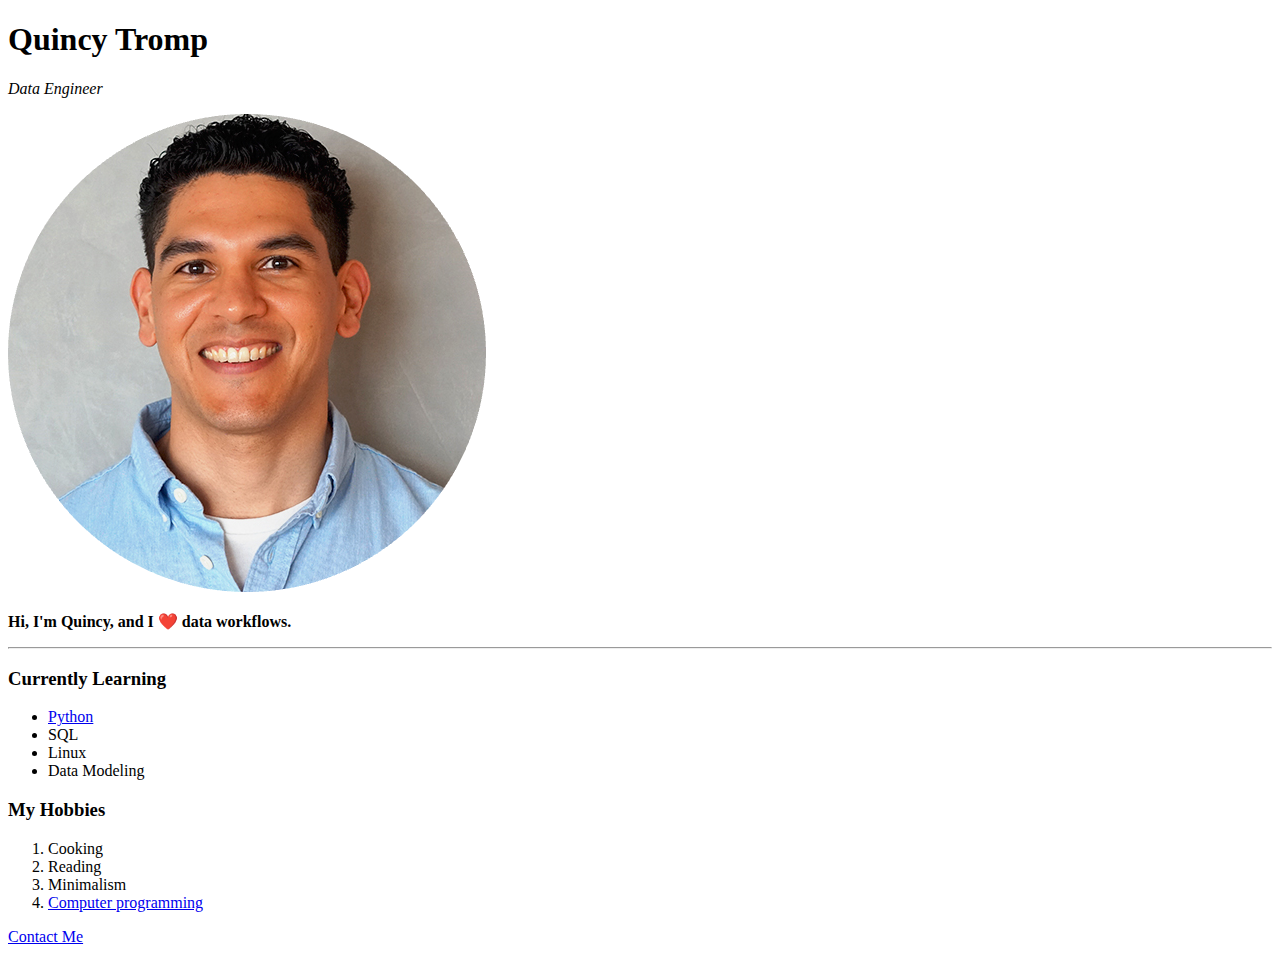
<file: personal_site_pt1/index.html>
<!DOCTYPE html>
<html lang="en">
    <head>
        <meta charset="UTF-8">
        <meta http-equiv="X-UA-Compatible" content="IE=edge">
        <meta name="viewport" content="width=device-width, initial-scale=1.0">
        <title>Ⓠ Quincy's Personal Site</title>
    </head>
    <body>
        <h1>Quincy Tromp</h1>
        <p><em>Data Engineer</em></p>
        <img src="quincy.png" alt="quincy profile picture">
        <p><strong>Hi, I'm Quincy, and I ❤️ data workflows.</strong></p>
        <hr>
        <h3>Currently Learning</h3>
        <ul>
            <li><a href="https://www.udemy.com/course/100-days-of-code/?src=sac&kw=100+da">Python</a></li>
            <li>SQL</li>
            <li>Linux</li>
            <li>Data Modeling</li>
        </ul>
        <h3>My Hobbies</h3>
        <ol>
            <li>Cooking</li>
            <li>Reading</li>
            <li>Minimalism</li>
            <li><a href="https://en.wikipedia.org/wiki/Computer_programming">Computer programming</a></li>
        </ol>
        <a href="contact-me.html">Contact Me</a>
    </body>
</html>
</file>
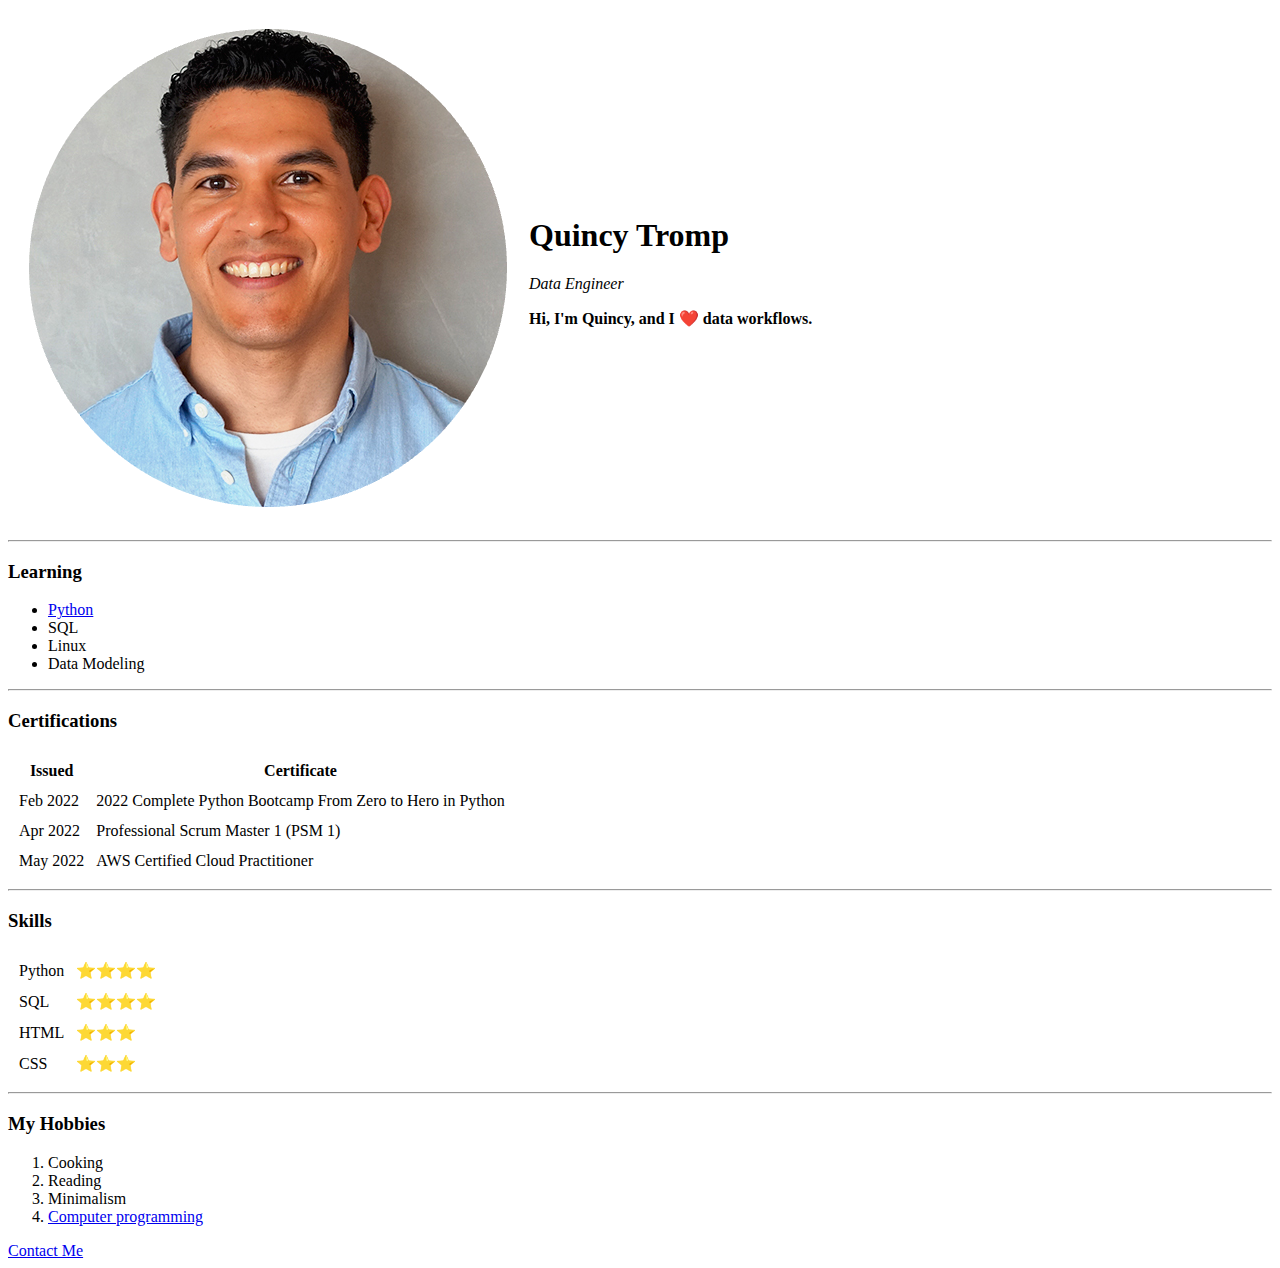
<file: personal_site_pt2/index.html>
<!DOCTYPE html>
<html lang="en">
    <head>
        <meta charset="UTF-8">
        <meta http-equiv="X-UA-Compatible" content="IE=edge">
        <meta name="viewport" content="width=device-width, initial-scale=1.0">
        <title>Ⓠ Quincy's Personal Site</title>
    </head>
    <body>
        <table cellspacing="20">
            <tr>
                <td><img src="quincy.png" alt="quincy profile picture"></td>
                <td><h1>Quincy Tromp</h1>
                    <p><em>Data Engineer</em></p>
                    <p><strong>Hi, I'm Quincy, and I ❤️ data workflows.</strong></p></td>
            </tr>
        </table>
        <hr>
        <h3>Learning</h3>
        <ul>
            <li><a href="https://www.udemy.com/course/100-days-of-code/?src=sac&kw=100+da">Python</a></li>
            <li>SQL</li>
            <li>Linux</li>
            <li>Data Modeling</li>
        </ul>
        <hr>
        <h3>Certifications</h3>
        <table cellspacing="10">
            <thead>
                <tr>
                    <th>Issued</th>
                    <th>Certificate</th>
                </tr>
            </thead>
            <tbody>
                <tr>
                    <td>Feb 2022</td>
                    <td>2022 Complete Python Bootcamp From Zero to Hero in Python</td>
                </tr>
                <tr>
                    <td>Apr 2022</td>
                    <td>Professional Scrum Master 1 (PSM 1)</td>
                </tr>
                <tr>
                    <td>May 2022</td>
                    <td>AWS Certified Cloud Practitioner</td>
                </tr>
            </tbody>
        </table>
        <hr>
        <h3>Skills</h3>
        <table cellspacing="10">
            <tr>
                <td>Python</td>
                <td>⭐️⭐️⭐️⭐️</td>
            </tr>
            <tr>
                <td>SQL</td>
                <td>⭐️⭐️⭐️⭐️</td>
           </tr>
           <tr>
                <td>HTML</td>
                <td>⭐️⭐️⭐️</td>
            </tr>
            <tr>
                <td>CSS</td>
                <td>⭐️⭐️⭐️</td>
           </tr>
        </table>
        <hr>
        <h3>My Hobbies</h3>
        <ol>
            <li>Cooking</li>
            <li>Reading</li>
            <li>Minimalism</li>
            <li><a href="https://en.wikipedia.org/wiki/Computer_programming">Computer programming</a></li>
        </ol>
        <a href="contact-me.html">Contact Me</a>
    </body>
</html>
</file>
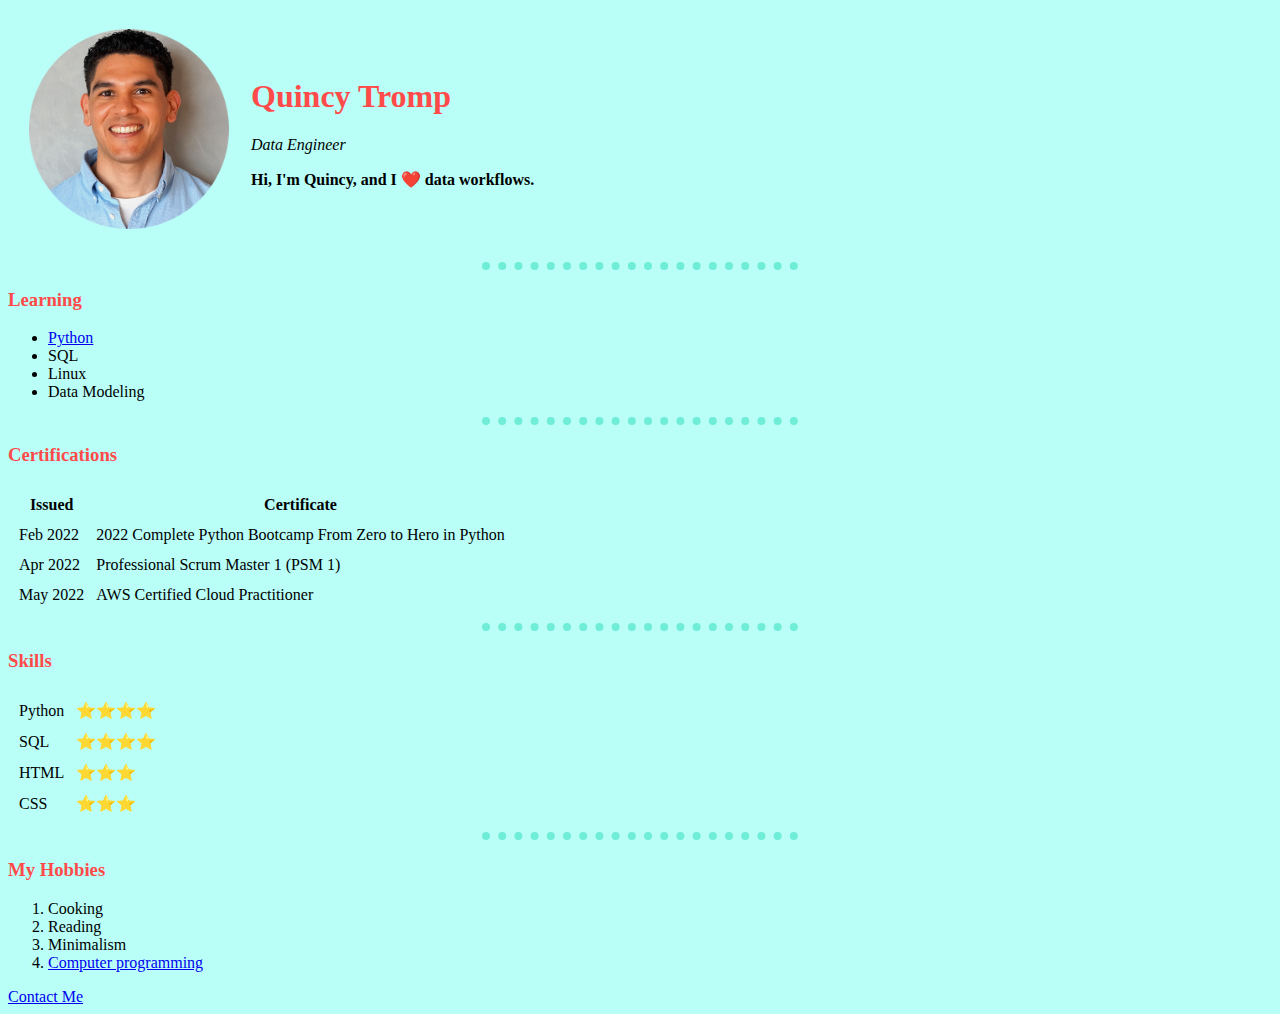
<file: personal_site_pt3/index.html>
<!DOCTYPE html>
<html lang="en">
    <head>
        <meta charset="UTF-8">
        <meta http-equiv="X-UA-Compatible" content="IE=edge">
        <meta name="viewport" content="width=device-width, initial-scale=1.0">
        <title>Ⓠ Quincy's Personal Site</title>
        <link rel="stylesheet" href="styles.css">
    </head>
    <body>
        <table cellspacing="20">
            <tr>
                <td><img src="quincy.png" alt="quincy profile picture"></td>
                <td><h1>Quincy Tromp</h1>
                    <p><em>Data Engineer</em></p>
                    <p><strong>Hi, I'm Quincy, and I ❤️ data workflows.</strong></p></td>
            </tr>
        </table>
        <hr>
        <h3>Learning</h3>
        <ul>
            <li><a href="https://www.udemy.com/course/100-days-of-code/?src=sac&kw=100+da">Python</a></li>
            <li>SQL</li>
            <li>Linux</li>
            <li>Data Modeling</li>
        </ul>
        <hr>
        <h3>Certifications</h3>
        <table cellspacing="10">
            <thead>
                <tr>
                    <th>Issued</th>
                    <th>Certificate</th>
                </tr>
            </thead>
            <tbody>
                <tr>
                    <td>Feb 2022</td>
                    <td>2022 Complete Python Bootcamp From Zero to Hero in Python</td>
                </tr>
                <tr>
                    <td>Apr 2022</td>
                    <td>Professional Scrum Master 1 (PSM 1)</td>
                </tr>
                <tr>
                    <td>May 2022</td>
                    <td>AWS Certified Cloud Practitioner</td>
                </tr>
            </tbody>
        </table>
        <hr>
        <h3>Skills</h3>
        <table cellspacing="10">
            <tr>
                <td>Python</td>
                <td>⭐️⭐️⭐️⭐️</td>
            </tr>
            <tr>
                <td>SQL</td>
                <td>⭐️⭐️⭐️⭐️</td>
           </tr>
           <tr>
                <td>HTML</td>
                <td>⭐️⭐️⭐️</td>
            </tr>
            <tr>
                <td>CSS</td>
                <td>⭐️⭐️⭐️</td>
           </tr>
        </table>
        <hr>
        <h3>My Hobbies</h3>
        <ol>
            <li>Cooking</li>
            <li>Reading</li>
            <li>Minimalism</li>
            <li><a href="https://en.wikipedia.org/wiki/Computer_programming">Computer programming</a></li>
        </ol>
        <a href="contact-me.html">Contact Me</a>
    </body>
</html>
</file>
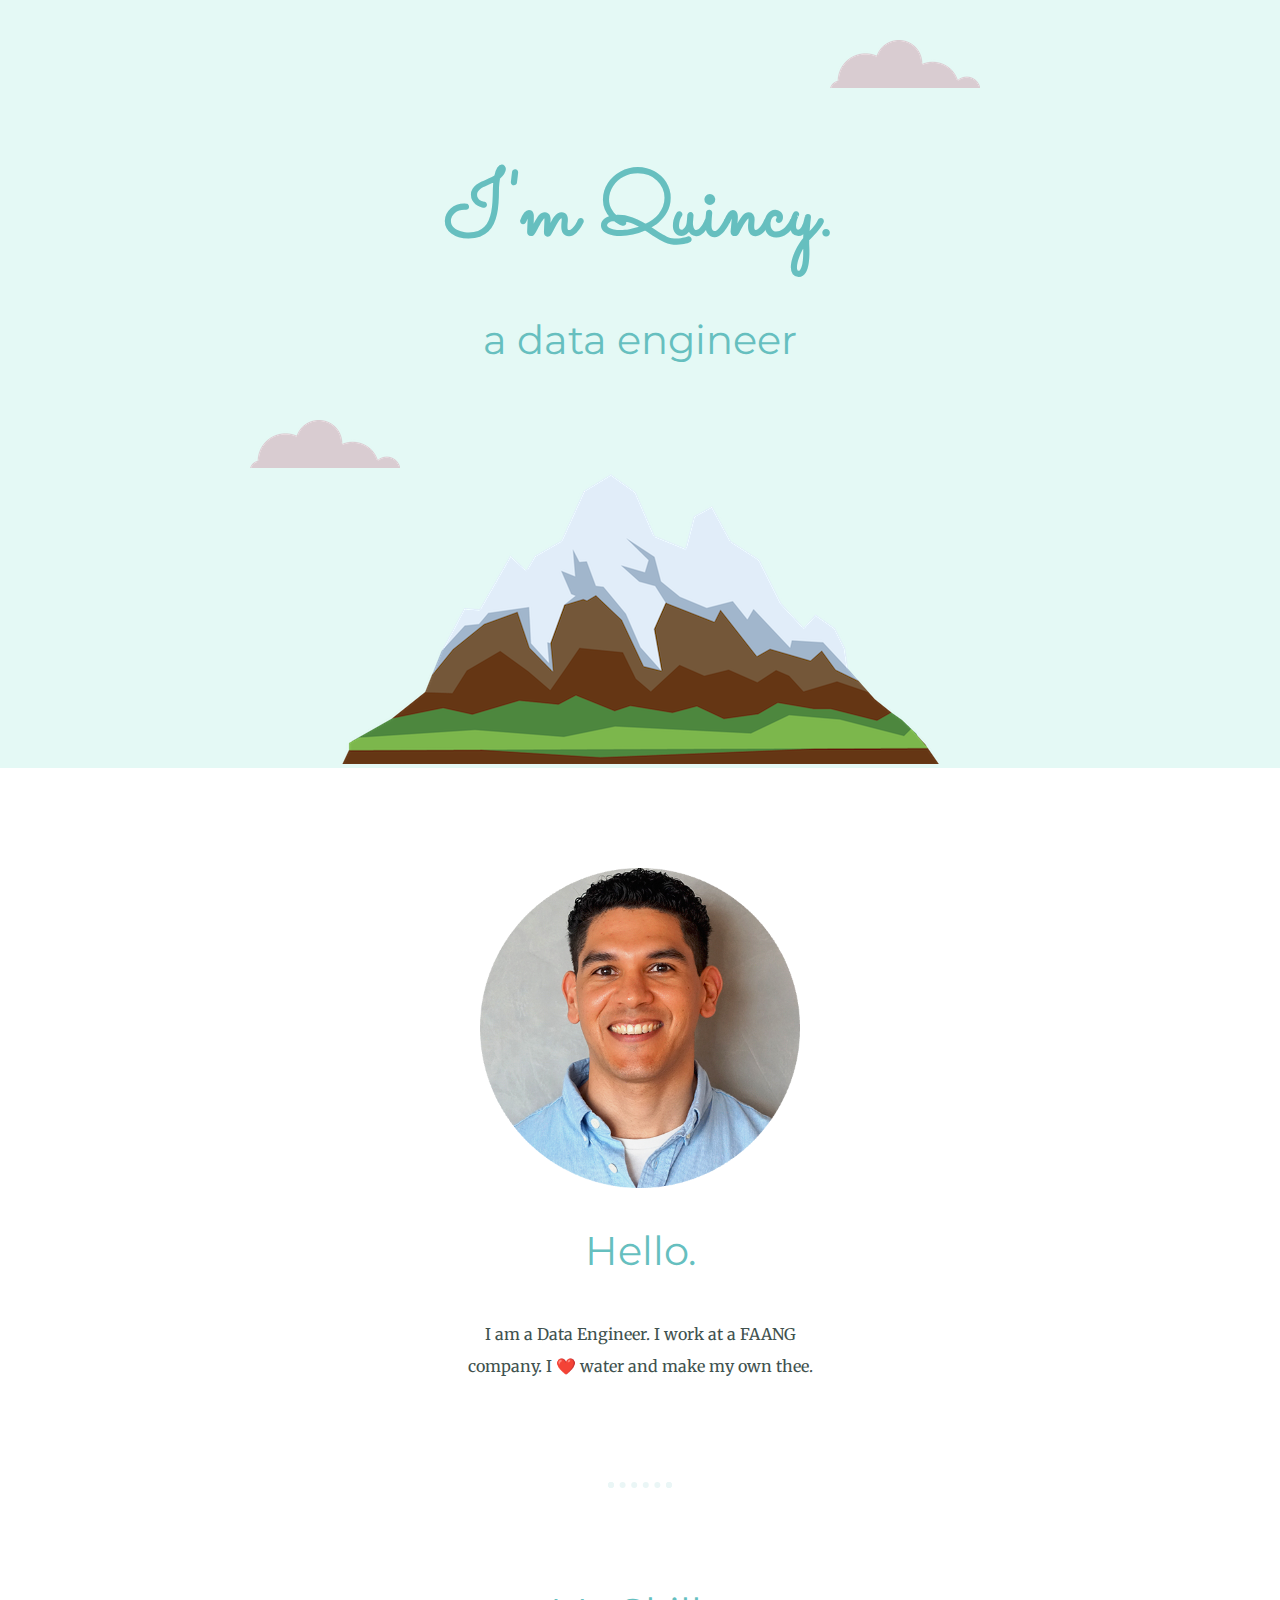
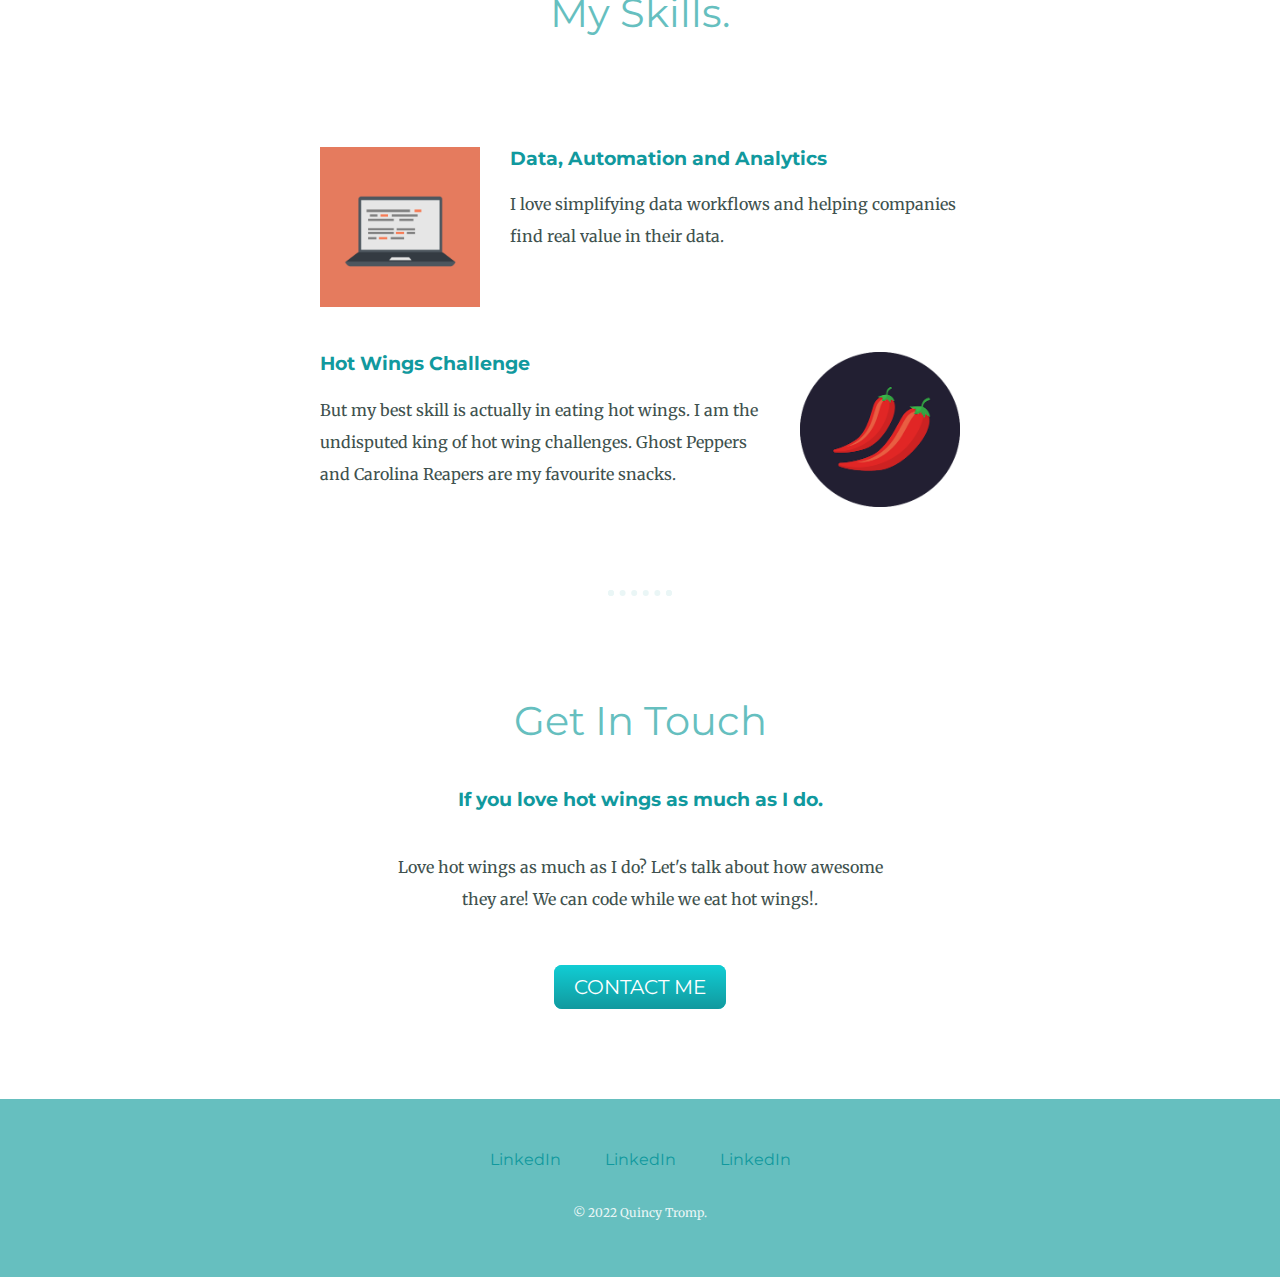
<file: personal_site_pt4/index.html>
<!DOCTYPE html>
<html lang="en">
<head>
    <meta charset="UTF-8">
    <meta http-equiv="X-UA-Compatible" content="IE=edge">
    <meta name="viewport" content="width=device-width, initial-scale=1.0">
    <title>Quincy Tromp</title>
    <link rel="stylesheet" href="styles.css">
    <link rel="icon" href="favicon.ico">
    <link rel="preconnect" href="https://fonts.googleapis.com">
    <link rel="preconnect" href="https://fonts.gstatic.com" crossorigin>
    <link href="https://fonts.googleapis.com/css2?family=Merriweather&family=Montserrat&family=Sacramento&display=swap" rel="stylesheet">
</head>
<body>
    <div class="top-container">
        <img class="top-cloud" src="Images/cloud.png" alt="cloud-image">
        <h1>I'm Quincy.</h1>
        <h2>a data engineer</h2>
        <img class="bottom-cloud" src="Images/cloud.png" alt="cloud-image">
        <img src="Images/mountain.png" alt="mountain-image">
    </div>
    <div class="middle-container">
        <div class="profile">
          <img class="profile-picture" src="Images/quincy.png" alt="profile picture">
          <h2>Hello.</h2>
          <p class="intro">I am a Data Engineer. I work at a FAANG company. I ❤️ water and make my own thee.</p>
        </div>
        <hr>
        <div class="skills">
          <h2>My Skills.</h2>
          <div class="skill-row">
            <img class="code-img" src="Images/computer.png" alt="computer image">
            <h3>Data, Automation and Analytics</h3>
            <p>I love simplifying data workflows and helping companies find real value in their data.</p>
          </div>
          <div class="skill-row">
            <img class="chilli-img" src="Images/chillies.png" alt="chillies image">
            <h3>Hot Wings Challenge</h3>
            <p>But my best skill is actually in eating hot wings. I am the undisputed king of hot wing challenges. Ghost Peppers and Carolina Reapers are my favourite snacks.</p>
          </div>
        </div>
        <hr>
        <div class="contact-me">
          <h2>Get In Touch</h2>
          <h3>If you love hot wings as much as I do.</h3>
          <p class="contact-message">Love hot wings as much as I do? Let's talk about how awesome they are! We can code while we eat hot wings!.</p>
          <a class="btn" href="mailto:name@email.com">CONTACT ME</a>
        </div>
      </div>
      
      <div class="bottom-container">
        <a class="footer-link" href="https://www.linkedin.com/in/quincy-tromp/">LinkedIn</a>
        <a class="footer-link" href="https://www.linkedin.com/in/quincy-tromp/">LinkedIn</a>
        <a class="footer-link" href="https://www.linkedin.com/in/quincy-tromp/">LinkedIn</a>
        <p class="copyright">© 2022 Quincy Tromp.</p>
      </div>
</body>
</html>
</file>
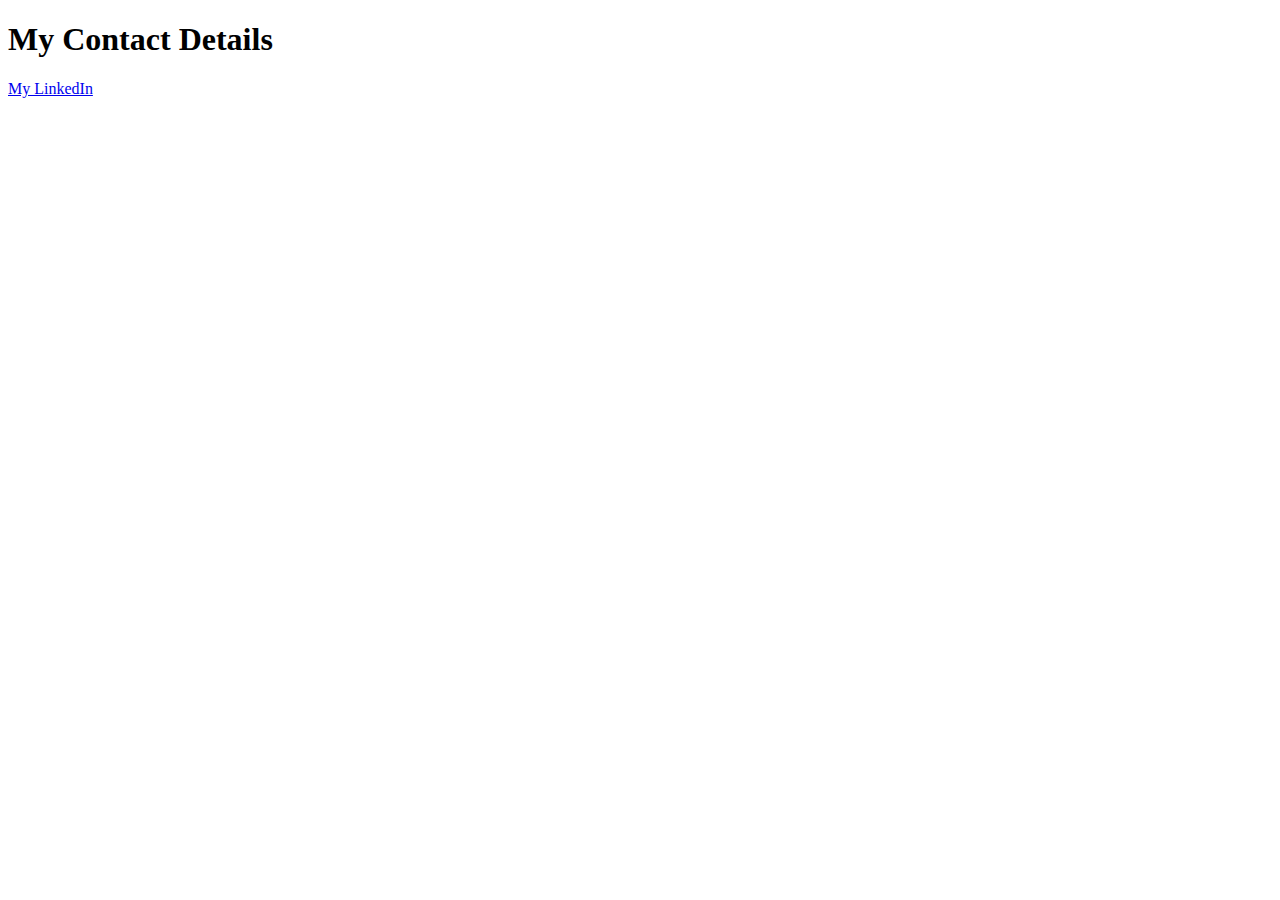
<file: personal_site_pt1/contact-me.html>
<!DOCTYPE html>
<html lang="en">
<head>
    <meta charset="UTF-8">
    <meta http-equiv="X-UA-Compatible" content="IE=edge">
    <meta name="viewport" content="width=device-width, initial-scale=1.0">
    <title>Contact Me</title>
</head>
<body>
    <h1>My Contact Details</h1>
    <a href="https://www.linkedin.com/in/quincy-tromp/">My LinkedIn</a>
</body>
</html>
</file>
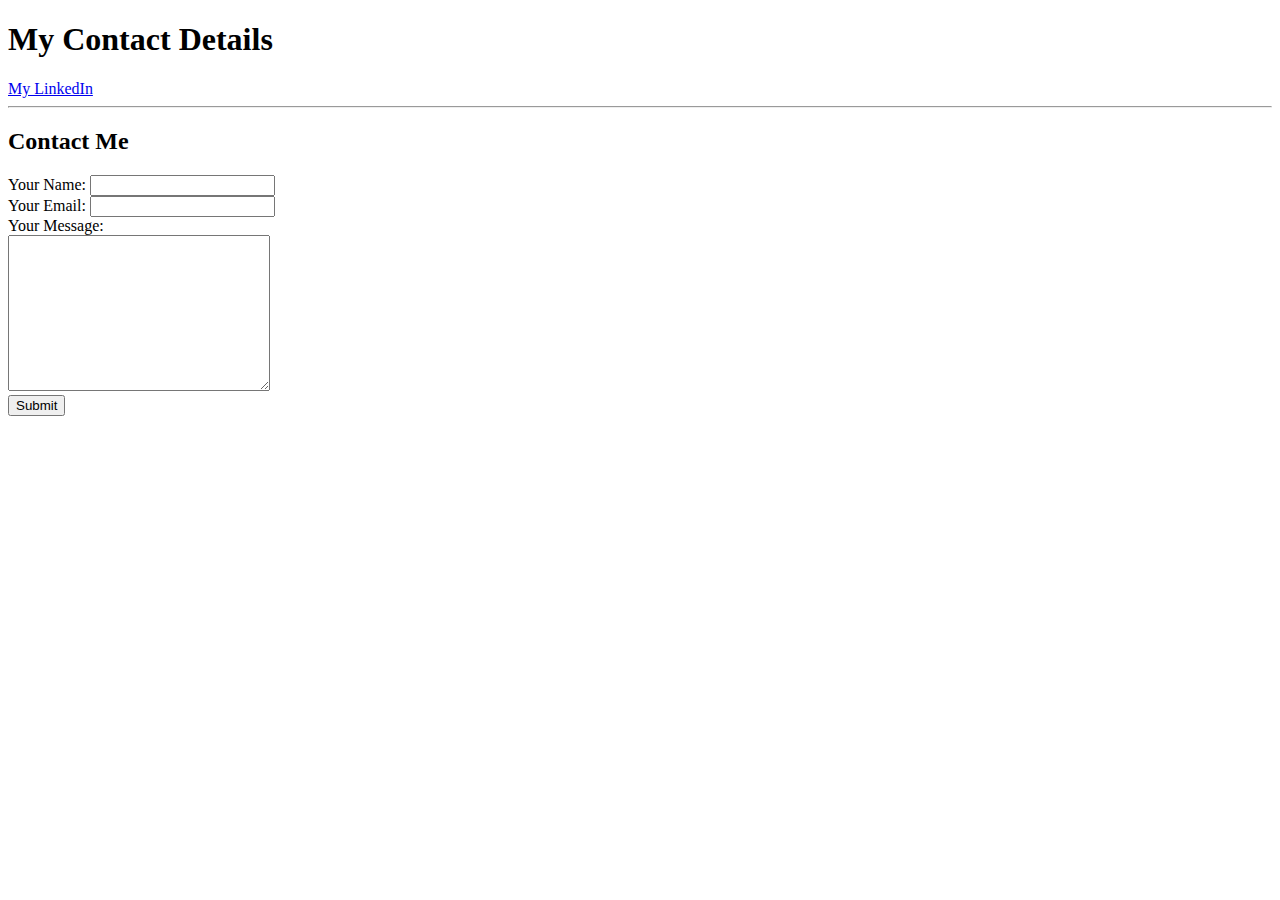
<file: personal_site_pt2/contact-me.html>
<!DOCTYPE html>
<html lang="en">
<head>
    <meta charset="UTF-8">
    <meta http-equiv="X-UA-Compatible" content="IE=edge">
    <meta name="viewport" content="width=device-width, initial-scale=1.0">
    <title>Contact Me</title>
</head>
<body>
    <h1>My Contact Details</h1>
    <a href="https://www.linkedin.com/in/quincy-tromp/">My LinkedIn</a>
    <hr>
    <h2>Contact Me</h2>
    <form action="mailto:info@londonappbrewery.com" method="post" enctype="text/plain">
        <label>Your Name:</label>
        <input type="text" name="yourName"><br>
        <label>Your Email:</label>
        <input type="email" name="yourEmail"><br>
        <label>Your Message:</label><br>
        <textarea name="yourMessage" cols="30" rows="10"></textarea><br>
        <input type="submit">
    </form>
</body>
</html>
</file>
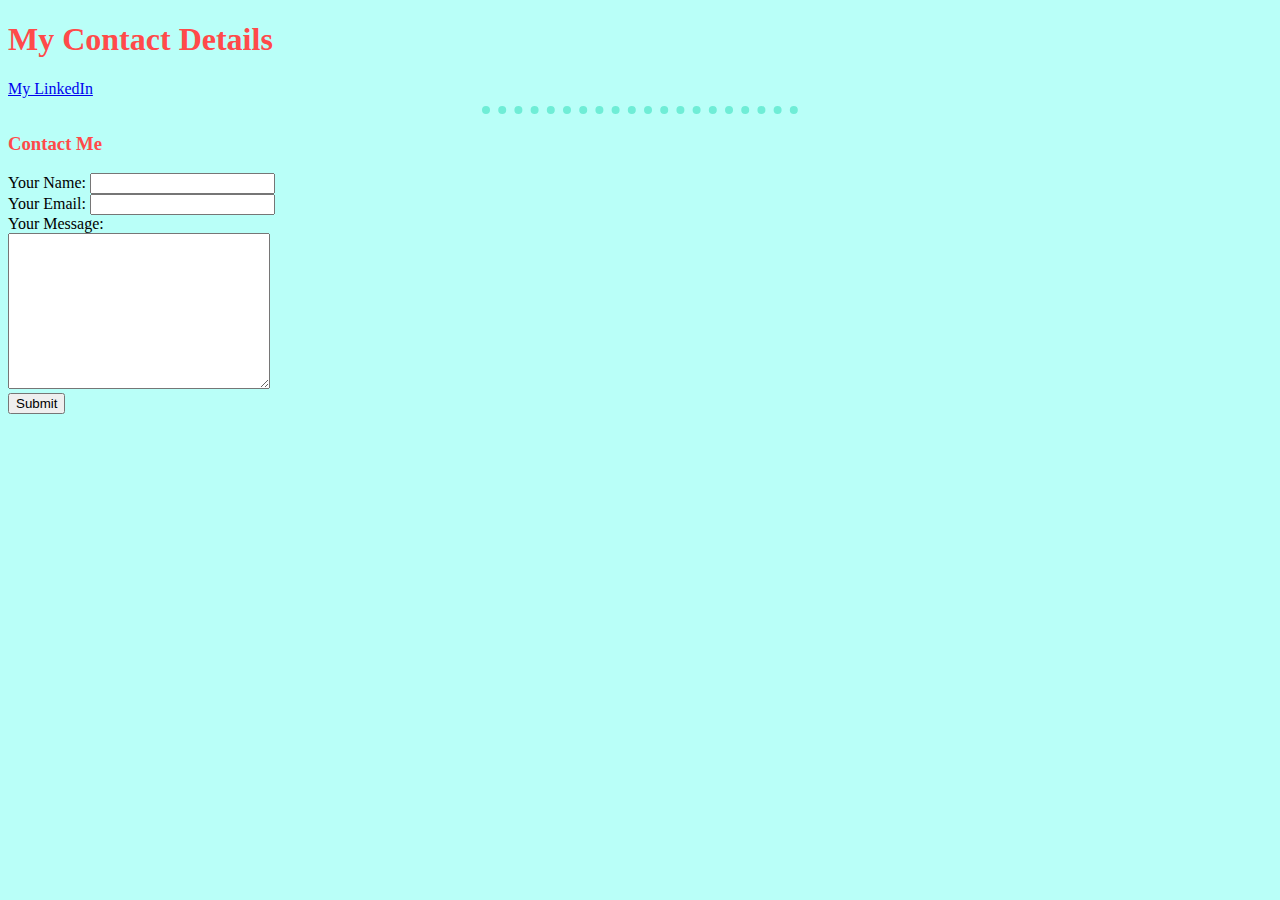
<file: personal_site_pt3/contact-me.html>
<!DOCTYPE html>
<html lang="en">
<head>
    <meta charset="UTF-8">
    <meta http-equiv="X-UA-Compatible" content="IE=edge">
    <meta name="viewport" content="width=device-width, initial-scale=1.0">
    <title>Contact Me</title>
    <link rel="stylesheet" href="styles.css">
</head>
<body>
    <h1>My Contact Details</h1>
    <a href="https://www.linkedin.com/in/quincy-tromp/">My LinkedIn</a>
    <hr>
    <h3>Contact Me</h2>
    <form action="mailto:info@londonappbrewery.com" method="post" enctype="text/plain">
        <label>Your Name:</label>
        <input type="text" name="yourName"><br>
        <label>Your Email:</label>
        <input type="email" name="yourEmail"><br>
        <label>Your Message:</label><br>
        <textarea name="yourMessage" cols="30" rows="10"></textarea><br>
        <input type="submit">
    </form>
</body>
</html>
</file>
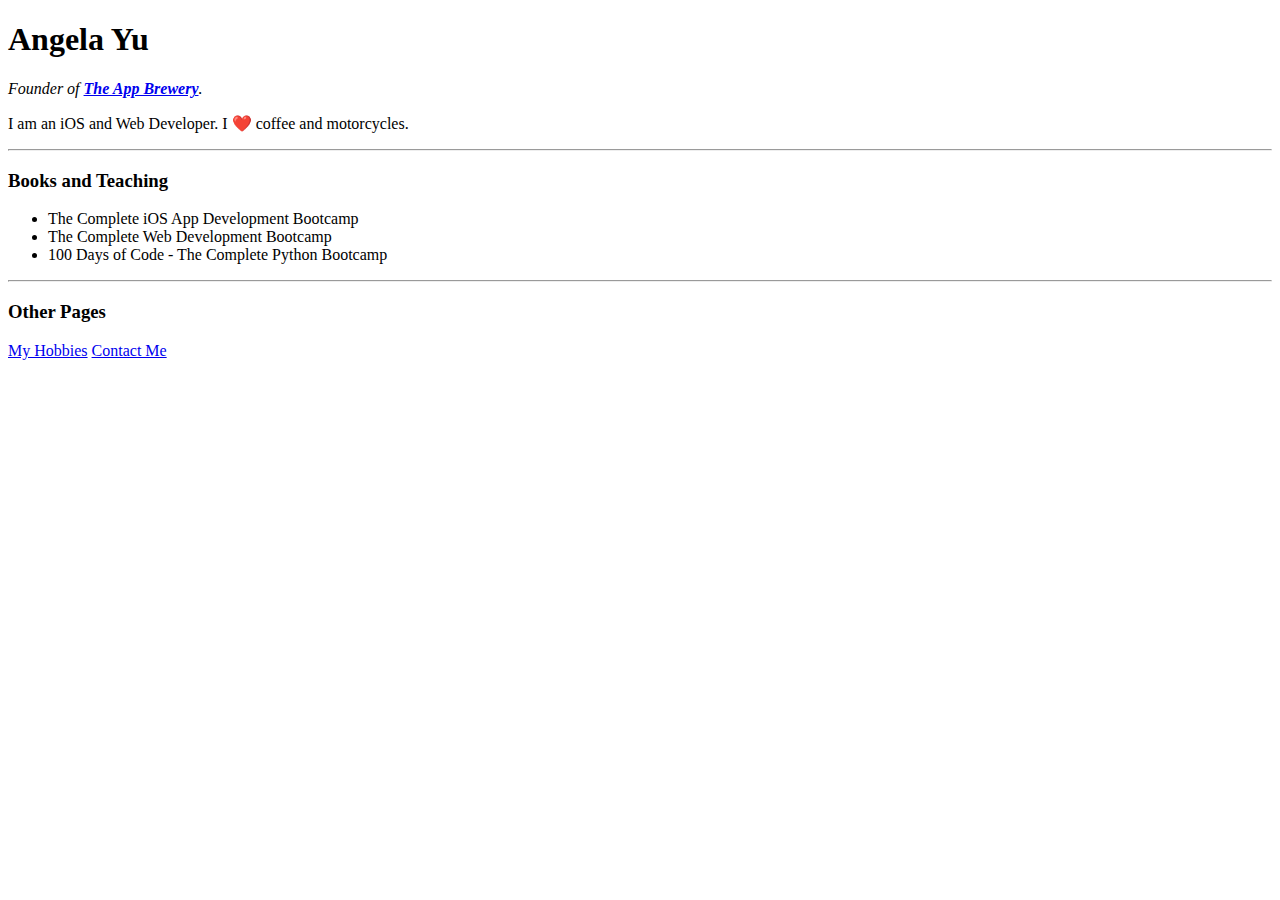
<file: web_scraper/website.html>
<!DOCTYPE html>
<html>

<head>
	<meta charset="utf-8">
	<title>Angela's Personal Site</title>
</head>

<body>
	<h1 id="name">Angela Yu</h1>
	<p><em>Founder of <strong><a href="https://www.appbrewery.co/">The App Brewery</a></strong>.</em></p>
	<p>I am an iOS and Web Developer. I ❤️ coffee and motorcycles.</p>
	<hr>
	<h3 class="heading">Books and Teaching</h3>
	<ul>
		<li>The Complete iOS App Development Bootcamp</li>
		<li>The Complete Web Development Bootcamp</li>
		<li>100 Days of Code - The Complete Python Bootcamp</li>
	</ul>
	<hr>
	<h3 class="heading">Other Pages</h3>
	<a href="https://angelabauer.github.io/cv/hobbies.html">My Hobbies</a>
	<a href="https://angelabauer.github.io/cv/contact-me.html">Contact Me</a>
</body>

</html>
</file>
<file: personal_site_pt3/styles.css>
body {
    background-color: #B9FFF8;
}

img {
    height: 200px;
}

hr {
    border-style: none;
    border-top-style: dotted;
    border-color: #6FEDD6;
    border-width: 8px;
    width: 25%;
}

h1 {
    color: #FF4A4A;
}

h3 {
    color: #FF4A4A;
}
</file>
<file: personal_site_pt4/styles.css>
body {
    color: #40514E;
    margin: 0;
    text-align: center;
    font-family: 'Merriweather', serif;
  }
  
  h1 {
    color: #66BFBF;
    font-size: 5.625rem;
    margin: 50px auto 0 auto;
    font-family: 'Sacramento', cursive;
  }
  
  h2 {
    color: #66BFBF;
    font-family: 'Montserrat', sans-serif;
    font-size: 2.5rem;
    font-weight: normal;
    padding-bottom: 10px;
  }
  
  h3 {
    color: #11999E;
    font-family: 'Montserrat', sans-serif;
  }
  
  p {
    line-height: 2;
  }
  
  hr {
    border: dotted #EAF6F6 6px;
    border-bottom: none;
    width: 4%;
    margin: 100px auto;
  }
  
  a{
    color: #11999E;
    font-family: 'Montserrat', sans-serif;
    margin: 10px 20px;
    text-decoration: none;
  }
  
  a:hover {
    color: #EAF6F6;
  }
  
  .top-container {
    background-color: #E4F9F5;
    position: relative;
    padding-top: 100px;
  }
  
  .middle-container {
    margin: 100px 0;
  }
  
  .bottom-container {
    background-color: #66BFBF;
    padding: 50px 0 20px;
  }
  
.profile-picture {
    width: 25%;
}

  .skill-row {
    width: 50%;
    margin: 100px auto 100px auto;
    text-align: left;
  }
  
  .pro {
    text-decoration: underline;
  }
  
  .intro {
    width: 30%;
    margin: auto;
  }
  
  .contact-message {
    width: 40%;
    margin: 40px auto 60px;
  }
  
  .copyright {
    color: #EAF6F6;
    font-size: 0.75rem;
    padding: 20px 0;
  }
  
  .top-cloud {
    position: absolute;
    right: 300px;
    top: 40px;
  }
  
  .bottom-cloud {
    position: absolute;
    left: 250px;
    bottom: 300px;
  }
  
  .code-img {
    width: 25%;
    float: left;
    margin-right: 30px;
  }
  
  .chilli-img {
    width: 25%;
    float: right;
    margin-left: 30px;
  }
  
  .btn {
    background: #11cdd4;
    background-image: -webkit-linear-gradient(top, #11cdd4, #11999e);
    background-image: -moz-linear-gradient(top, #11cdd4, #11999e);
    background-image: -ms-linear-gradient(top, #11cdd4, #11999e);
    background-image: -o-linear-gradient(top, #11cdd4, #11999e);
    background-image: linear-gradient(to bottom, #11cdd4, #11999e);
    -webkit-border-radius: 8;
    -moz-border-radius: 8;
    border-radius: 8px;
    font-family: 'Montserrat', sans-serif;
    color: #ffffff;
    font-size: 20px;
    padding: 10px 20px 10px 20px;
    text-decoration: none;
  }
  
  .btn:hover {
    background: #30e3cb;
    background-image: -webkit-linear-gradient(top, #30e3cb, #2bc4ad);
    background-image: -moz-linear-gradient(top, #30e3cb, #2bc4ad);
    background-image: -ms-linear-gradient(top, #30e3cb, #2bc4ad);
    background-image: -o-linear-gradient(top, #30e3cb, #2bc4ad);
    background-image: linear-gradient(to bottom, #30e3cb, #2bc4ad);
    text-decoration: none;
  }
</file>
